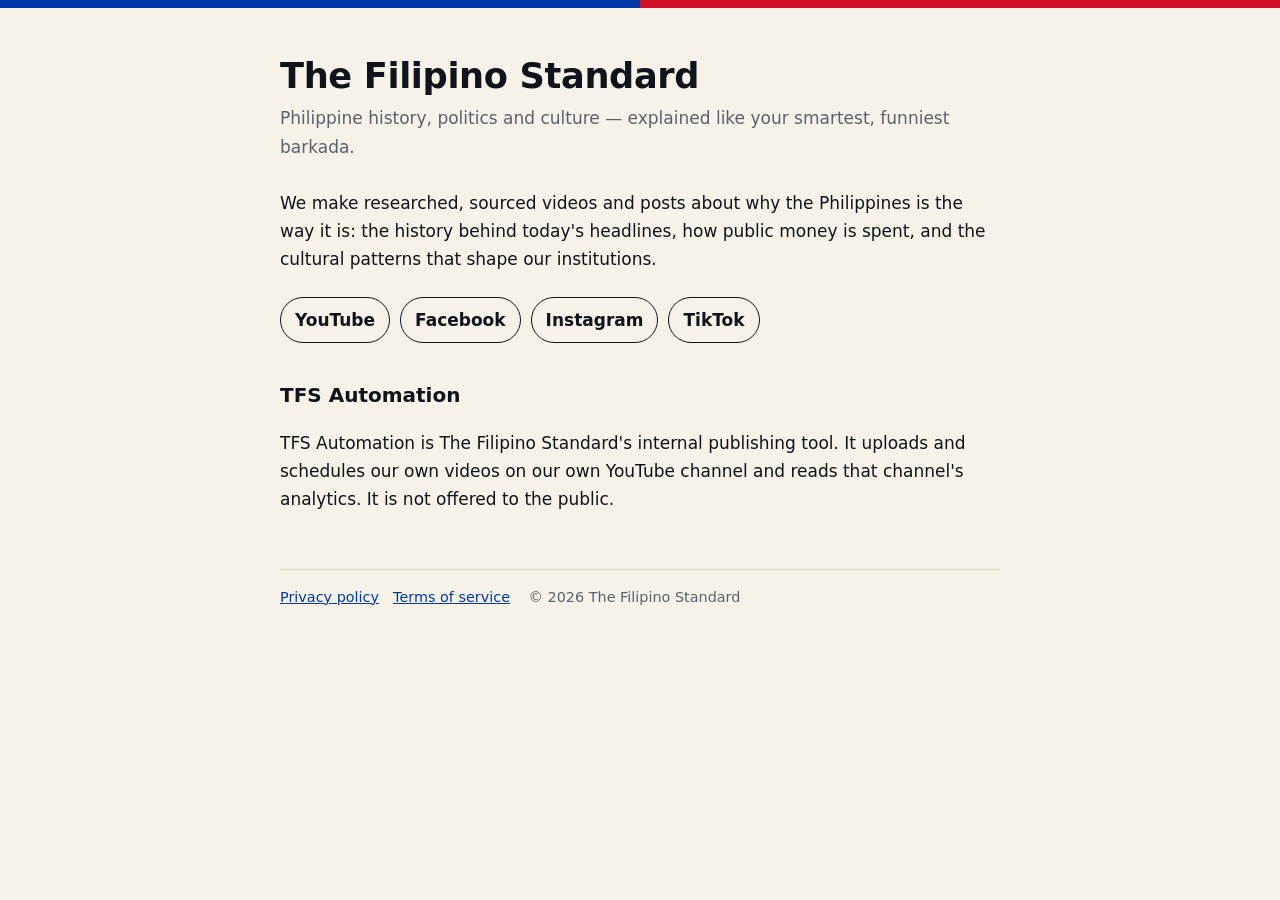
<file: index.html>
<!doctype html>
<html lang="en">
<head>
<meta charset="utf-8">
<meta name="viewport" content="width=device-width, initial-scale=1">
<meta name="google-site-verification" content="8m9gIx-Mqbxx_alsCUA9e9S-rNX1sFdGkICz_tY_Nng" />
<title>The Filipino Standard</title>
<meta name="description" content="Philippine history, politics and culture — explained.">
<link rel="stylesheet" href="style.css">
</head>
<body>
<div class="flag"></div>
<main>
  <h1>The Filipino Standard</h1>
  <p class="tag">Philippine history, politics and culture — explained like your smartest, funniest barkada.</p>
  <p>We make researched, sourced videos and posts about why the Philippines is the way it is: the history
     behind today's headlines, how public money is spent, and the cultural patterns that shape our institutions.</p>
  <ul class="links">
    <li><a href="https://www.youtube.com/@TheFilipinoStandard">YouTube</a></li>
    <li><a href="https://www.facebook.com/TheFilipinoStandard/">Facebook</a></li>
    <li><a href="https://www.instagram.com/thefilipinostandard">Instagram</a></li>
    <li><a href="https://www.tiktok.com/@thefilipinostandard">TikTok</a></li>
  </ul>
  <h2>TFS Automation</h2>
  <p>TFS Automation is The Filipino Standard's internal publishing tool. It uploads and schedules our own videos
     on our own YouTube channel and reads that channel's analytics. It is not offered to the public.</p>
  <footer>
    <a href="privacy.html">Privacy policy</a><a href="terms.html">Terms of service</a>
    © 2026 The Filipino Standard
  </footer>
</main>
</body>
</html>
</file>
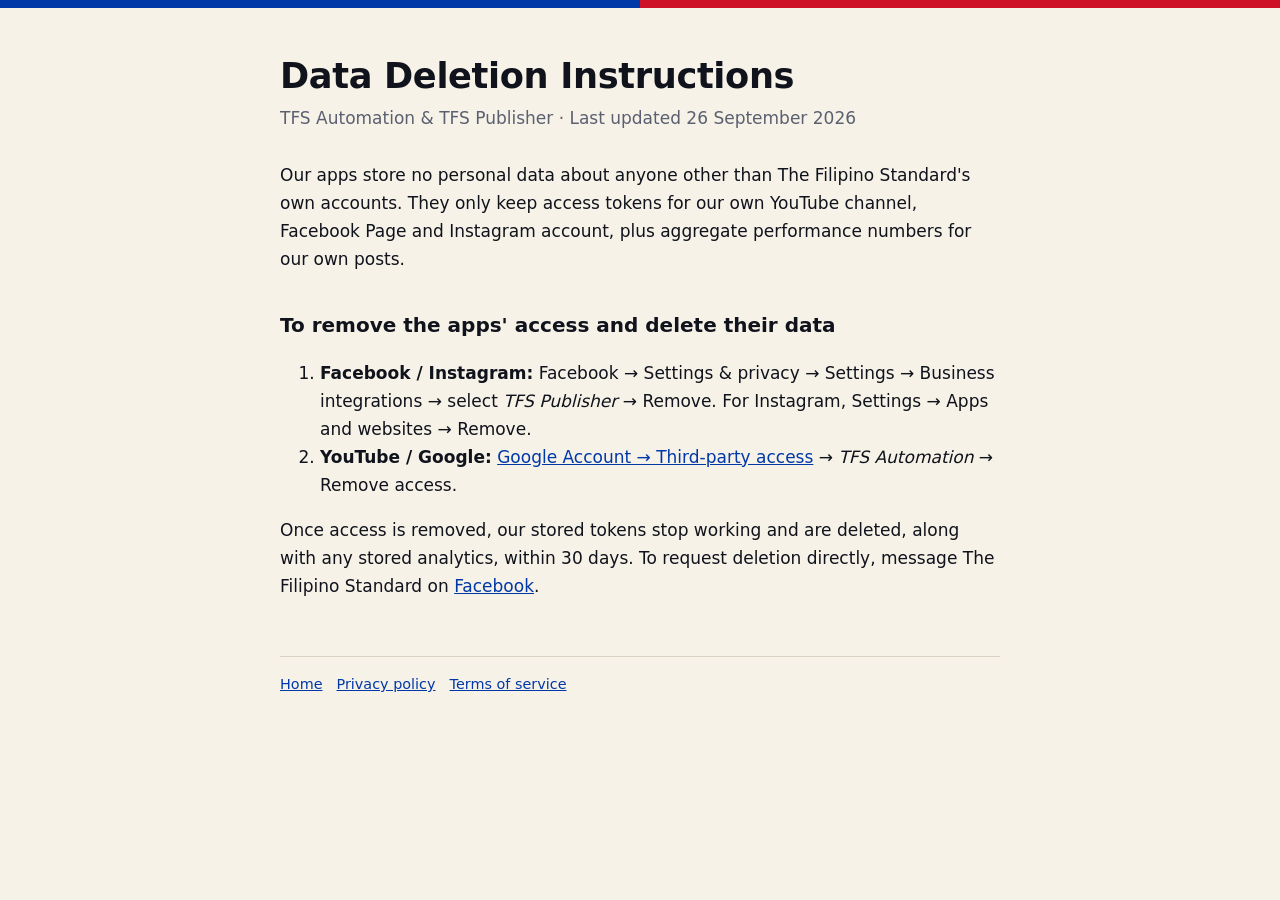
<file: data-deletion.html>
<!doctype html>
<html lang="en">
<head>
<meta charset="utf-8">
<meta name="viewport" content="width=device-width, initial-scale=1">
<title>Data Deletion · The Filipino Standard</title>
<link rel="stylesheet" href="style.css">
</head>
<body>
<div class="flag"></div>
<main>
  <h1>Data Deletion Instructions</h1>
  <p class="tag">TFS Automation &amp; TFS Publisher · Last updated 26 September 2026</p>
  <p>Our apps store no personal data about anyone other than The Filipino Standard's own accounts. They only keep
     access tokens for our own YouTube channel, Facebook Page and Instagram account, plus aggregate performance
     numbers for our own posts.</p>
  <h2>To remove the apps' access and delete their data</h2>
  <ol>
    <li><strong>Facebook / Instagram:</strong> Facebook → Settings &amp; privacy → Settings → Business integrations
        → select <em>TFS Publisher</em> → Remove. For Instagram, Settings → Apps and websites → Remove.</li>
    <li><strong>YouTube / Google:</strong> <a href="https://myaccount.google.com/permissions">Google Account → Third-party access</a>
        → <em>TFS Automation</em> → Remove access.</li>
  </ol>
  <p>Once access is removed, our stored tokens stop working and are deleted, along with any stored analytics,
     within 30 days. To request deletion directly, message The Filipino Standard on
     <a href="https://www.facebook.com/TheFilipinoStandard/">Facebook</a>.</p>
  <footer><a href="index.html">Home</a><a href="privacy.html">Privacy policy</a><a href="terms.html">Terms of service</a></footer>
</main>
</body>
</html>
</file>
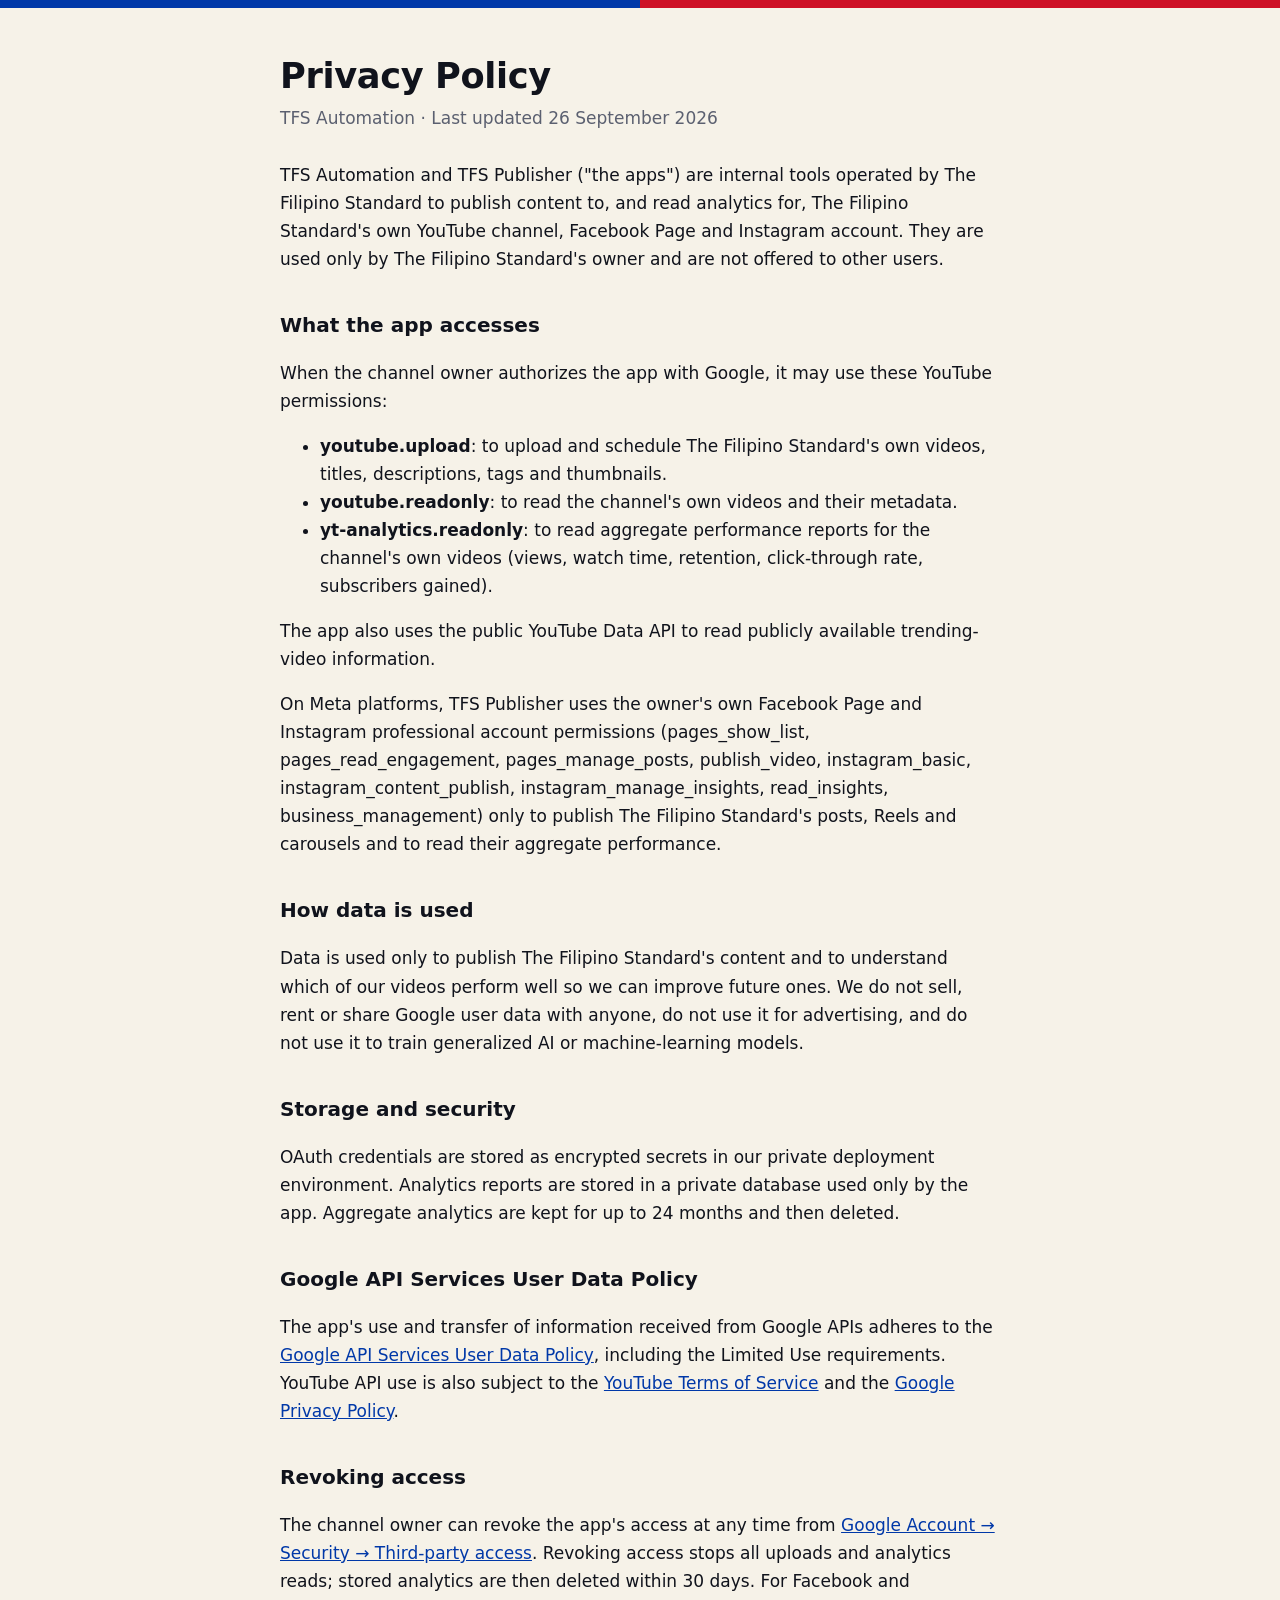
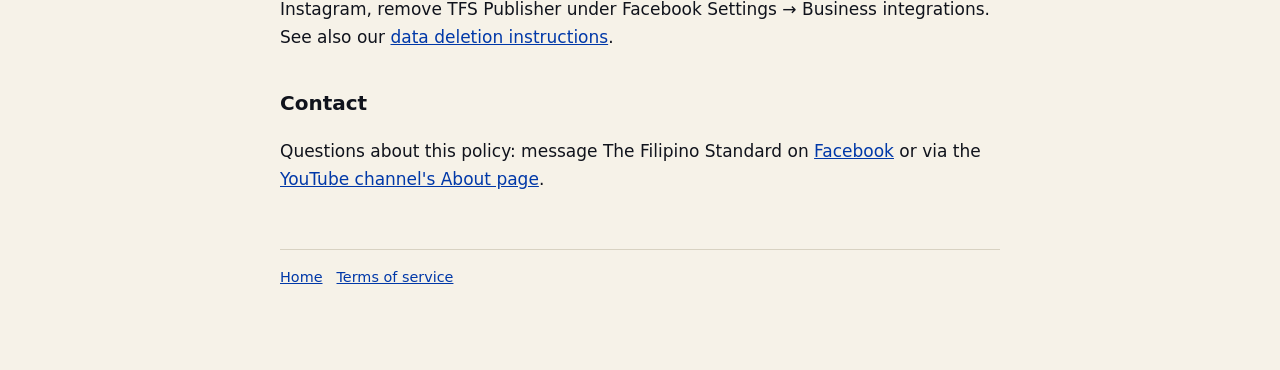
<file: privacy.html>
<!doctype html>
<html lang="en">
<head>
<meta charset="utf-8">
<meta name="viewport" content="width=device-width, initial-scale=1">
<title>Privacy Policy · The Filipino Standard</title>
<link rel="stylesheet" href="style.css">
</head>
<body>
<div class="flag"></div>
<main>
  <h1>Privacy Policy</h1>
  <p class="tag">TFS Automation · Last updated 26 September 2026</p>

  <p>TFS Automation and TFS Publisher ("the apps") are internal tools operated by The Filipino Standard to publish
     content to, and read analytics for, The Filipino Standard's own YouTube channel, Facebook Page and Instagram
     account. They are used only by The Filipino Standard's owner and are not offered to other users.</p>

  <h2>What the app accesses</h2>
  <p>When the channel owner authorizes the app with Google, it may use these YouTube permissions:</p>
  <ul>
    <li><strong>youtube.upload</strong>: to upload and schedule The Filipino Standard's own videos, titles,
        descriptions, tags and thumbnails.</li>
    <li><strong>youtube.readonly</strong>: to read the channel's own videos and their metadata.</li>
    <li><strong>yt-analytics.readonly</strong>: to read aggregate performance reports for the channel's own
        videos (views, watch time, retention, click-through rate, subscribers gained).</li>
  </ul>
  <p>The app also uses the public YouTube Data API to read publicly available trending-video information.</p>
  <p>On Meta platforms, TFS Publisher uses the owner's own Facebook Page and Instagram professional account
     permissions (pages_show_list, pages_read_engagement, pages_manage_posts, publish_video, instagram_basic,
     instagram_content_publish, instagram_manage_insights, read_insights, business_management) only to publish
     The Filipino Standard's posts, Reels and carousels and to read their aggregate performance.</p>

  <h2>How data is used</h2>
  <p>Data is used only to publish The Filipino Standard's content and to understand which of our videos perform
     well so we can improve future ones. We do not sell, rent or share Google user data with anyone, do not use it
     for advertising, and do not use it to train generalized AI or machine-learning models.</p>

  <h2>Storage and security</h2>
  <p>OAuth credentials are stored as encrypted secrets in our private deployment environment. Analytics reports are
     stored in a private database used only by the app. Aggregate analytics are kept for up to 24 months and then deleted.</p>

  <h2>Google API Services User Data Policy</h2>
  <p>The app's use and transfer of information received from Google APIs adheres to the
     <a href="https://developers.google.com/terms/api-services-user-data-policy">Google API Services User Data Policy</a>,
     including the Limited Use requirements. YouTube API use is also subject to the
     <a href="https://www.youtube.com/t/terms">YouTube Terms of Service</a> and the
     <a href="https://policies.google.com/privacy">Google Privacy Policy</a>.</p>

  <h2>Revoking access</h2>
  <p>The channel owner can revoke the app's access at any time from
     <a href="https://myaccount.google.com/permissions">Google Account → Security → Third-party access</a>.
     Revoking access stops all uploads and analytics reads; stored analytics are then deleted within 30 days.
     For Facebook and Instagram, remove TFS Publisher under Facebook Settings → Business integrations. See also our
     <a href="data-deletion.html">data deletion instructions</a>.</p>

  <h2>Contact</h2>
  <p>Questions about this policy: message The Filipino Standard on
     <a href="https://www.facebook.com/TheFilipinoStandard/">Facebook</a> or via the
     <a href="https://www.youtube.com/@TheFilipinoStandard/about">YouTube channel's About page</a>.</p>

  <footer><a href="index.html">Home</a><a href="terms.html">Terms of service</a></footer>
</main>
</body>
</html>
</file>
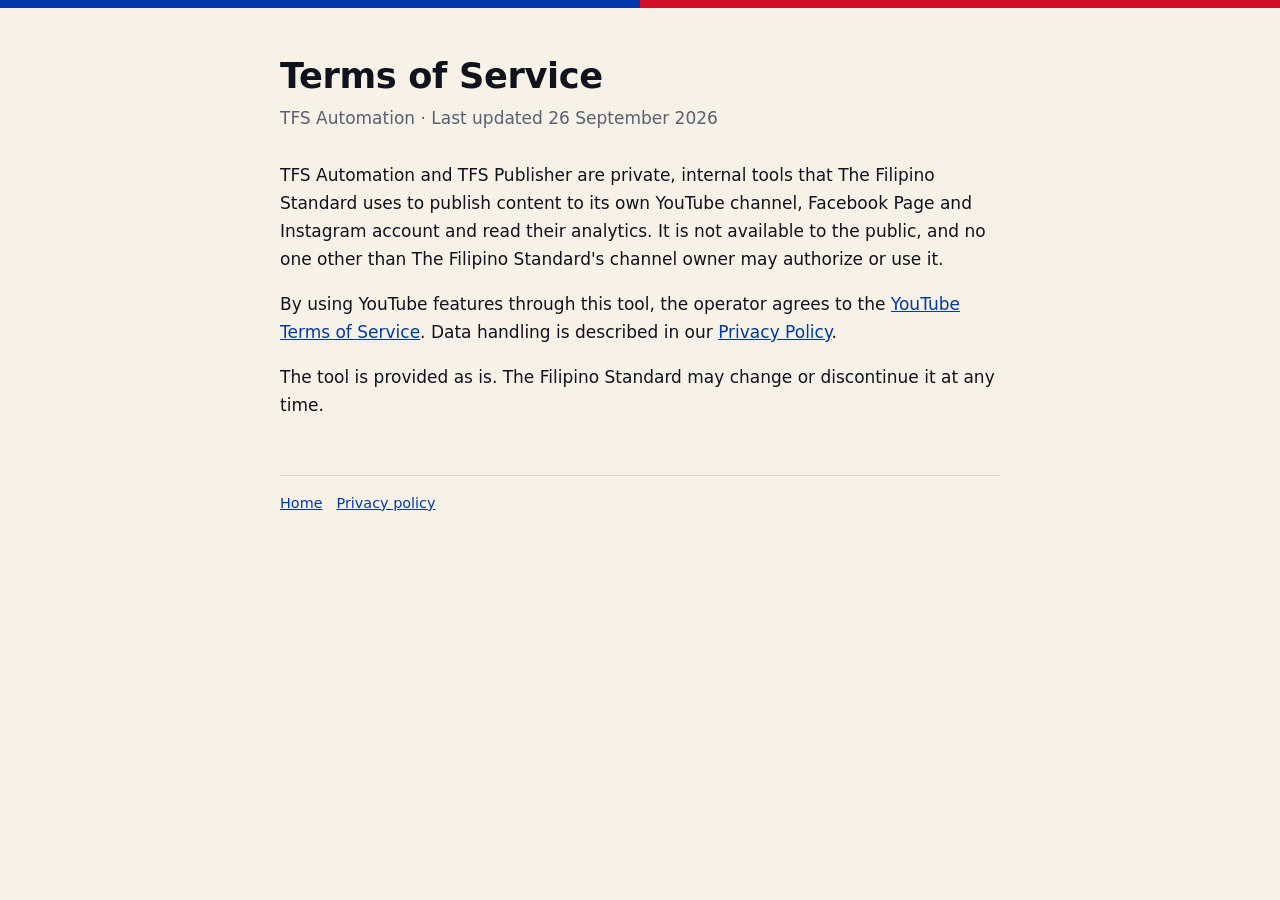
<file: terms.html>
<!doctype html>
<html lang="en">
<head>
<meta charset="utf-8">
<meta name="viewport" content="width=device-width, initial-scale=1">
<title>Terms of Service · The Filipino Standard</title>
<link rel="stylesheet" href="style.css">
</head>
<body>
<div class="flag"></div>
<main>
  <h1>Terms of Service</h1>
  <p class="tag">TFS Automation · Last updated 26 September 2026</p>
  <p>TFS Automation and TFS Publisher are private, internal tools that The Filipino Standard uses to publish content to
     its own YouTube channel, Facebook Page and Instagram account and read their analytics. It is not available to the public, and no one other
     than The Filipino Standard's channel owner may authorize or use it.</p>
  <p>By using YouTube features through this tool, the operator agrees to the
     <a href="https://www.youtube.com/t/terms">YouTube Terms of Service</a>. Data handling is described in our
     <a href="privacy.html">Privacy Policy</a>.</p>
  <p>The tool is provided as is. The Filipino Standard may change or discontinue it at any time.</p>
  <footer><a href="index.html">Home</a><a href="privacy.html">Privacy policy</a></footer>
</main>
</body>
</html>
</file>
<file: style.css>
:root { --blue: #0038A8; --red: #CE1126; --sun: #FCD116; --ink: #10131c; --paper: #f6f2e8; --muted: #5b6070; }
* { box-sizing: border-box; }
body { margin: 0; font: 17px/1.65 system-ui, -apple-system, "Segoe UI", Roboto, sans-serif; color: var(--ink); background: var(--paper); }
.flag { height: 8px; background: linear-gradient(90deg, var(--blue) 0 50%, var(--red) 50% 100%); }
main { max-width: 760px; margin: 0 auto; padding: 48px 20px 80px; }
h1 { font-size: 2.2rem; line-height: 1.15; margin: 0 0 8px; letter-spacing: -0.01em; }
h2 { font-size: 1.25rem; margin: 36px 0 8px; }
.tag { color: var(--muted); margin: 0 0 28px; }
a { color: var(--blue); }
.links { display: flex; flex-wrap: wrap; gap: 10px; margin: 24px 0; padding: 0; list-style: none; }
.links a { display: inline-block; padding: 8px 14px; border: 1.5px solid var(--ink); border-radius: 999px; text-decoration: none; color: var(--ink); font-weight: 600; }
.links a:hover { background: var(--sun); }
footer { margin-top: 56px; padding-top: 16px; border-top: 1px solid #d8d2c2; color: var(--muted); font-size: 0.9rem; }
footer a { margin-right: 14px; }
</file>
